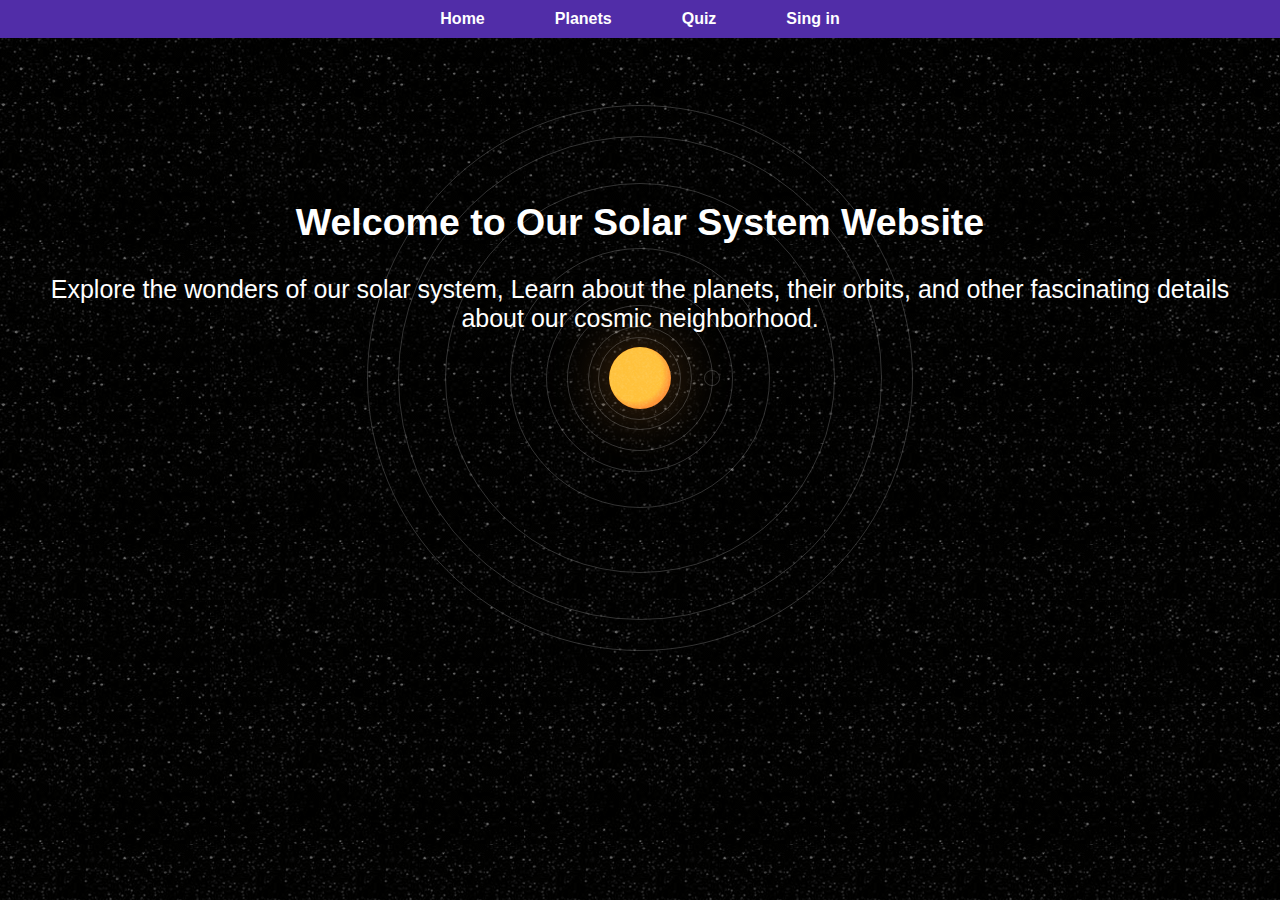
<file: index.html>
<!DOCTYPE html>
<html lang="en">
<head>
    <meta charset="utf-8">
    <title>Webpage Design</title>
    <link rel="stylesheet" href="style.css">
    <script src="index.js" defer=""></script>
</head>
    <body class="opening hide-UI view-2D zoom-large data-close controls-close">
        <nav class="menu" >
            <ul>
                <li><a href="index.html">Home</a></li>
                <li><a href="Planets.html">Planets</a></li>
                <li><a href="quiz.html">Quiz</a></li>
                <li><a href="SignIn.html">Sing in</a></li>    
            </ul>
        </nav> 
        <section class="introduction" >
          <h2>Welcome to Our Solar System Website</h2>
          <p>Explore the wonders of our solar system, Learn about the planets, their orbits, and other fascinating details about our cosmic neighborhood.</p>
      </section>
        <div class="scale-stretched">
          <div id="galaxy">
            <div id="solar-system" class="earth">
              <div id="mercury" class="orbit">
                <div class="pos">
                  <div class="planet">
                    <dl class="infos">
                      <dt>Mercury</dt>
                      <dd><span></span></dd>
                    </dl>
                  </div>
                </div>
              </div>
              <div id="venus" class="orbit">
                <div class="pos">
                  <div class="planet">
                    <dl class="infos">
                      <dt>Venus</dt>
                      <dd><span></span></dd>
                    </dl>
                  </div>
                </div>
              </div>
              <div id="earth" class="orbit">
                <div class="pos">
                  <div class="orbit">
                    <div class="pos">
                      <div class="moon"></div>
                    </div>
                  </div>
                  <div class="planet">
                    <dl class="infos">
                      <dt>Earth</dt>
                      <dd><span></span></dd>
                    </dl>
                  </div>
                </div>
              </div>
              <div id="mars" class="orbit">
                <div class="pos">
                  <div class="planet">
                    <dl class="infos">
                      <dt>Mars</dt>
                      <dd><span></span></dd>
                    </dl>
                  </div>
                </div>
              </div>
              <div id="jupiter" class="orbit">
                <div class="pos">
                  <div class="planet">
                    <dl class="infos">
                      <dt>Jupiter</dt>
                      <dd><span></span></dd>
                    </dl>
                  </div>
                </div>
              </div>
              <div id="saturn" class="orbit">
                <div class="pos">
                  <div class="planet">
                    <div class="ring"></div>
                    <dl class="infos">
                      <dt>Saturn</dt>
                      <dd><span></span></dd>
                    </dl>
                  </div>
                </div>
              </div>
              <div id="uranus" class="orbit">
                <div class="pos">
                  <div class="planet">
                    <dl class="infos">
                      <dt>Uranus</dt>
                      <dd><span></span></dd>
                    </dl>
                  </div>
                </div>
              </div>
              <div id="neptune" class="orbit">
                <div class="pos">
                  <div class="planet">
                    <dl class="infos">
                      <dt>Neptune</dt>
                      <dd><span></span></dd>
                    </dl>
                  </div>
                </div>
              </div>
              <div id="sun">
                <dl class="infos">
                  <dt>Sun</dt>
                  <dd><span></span></dd>
                </dl>
              </div>
            </div>
          </div>
        </div>
      </body>
</html>
</file>
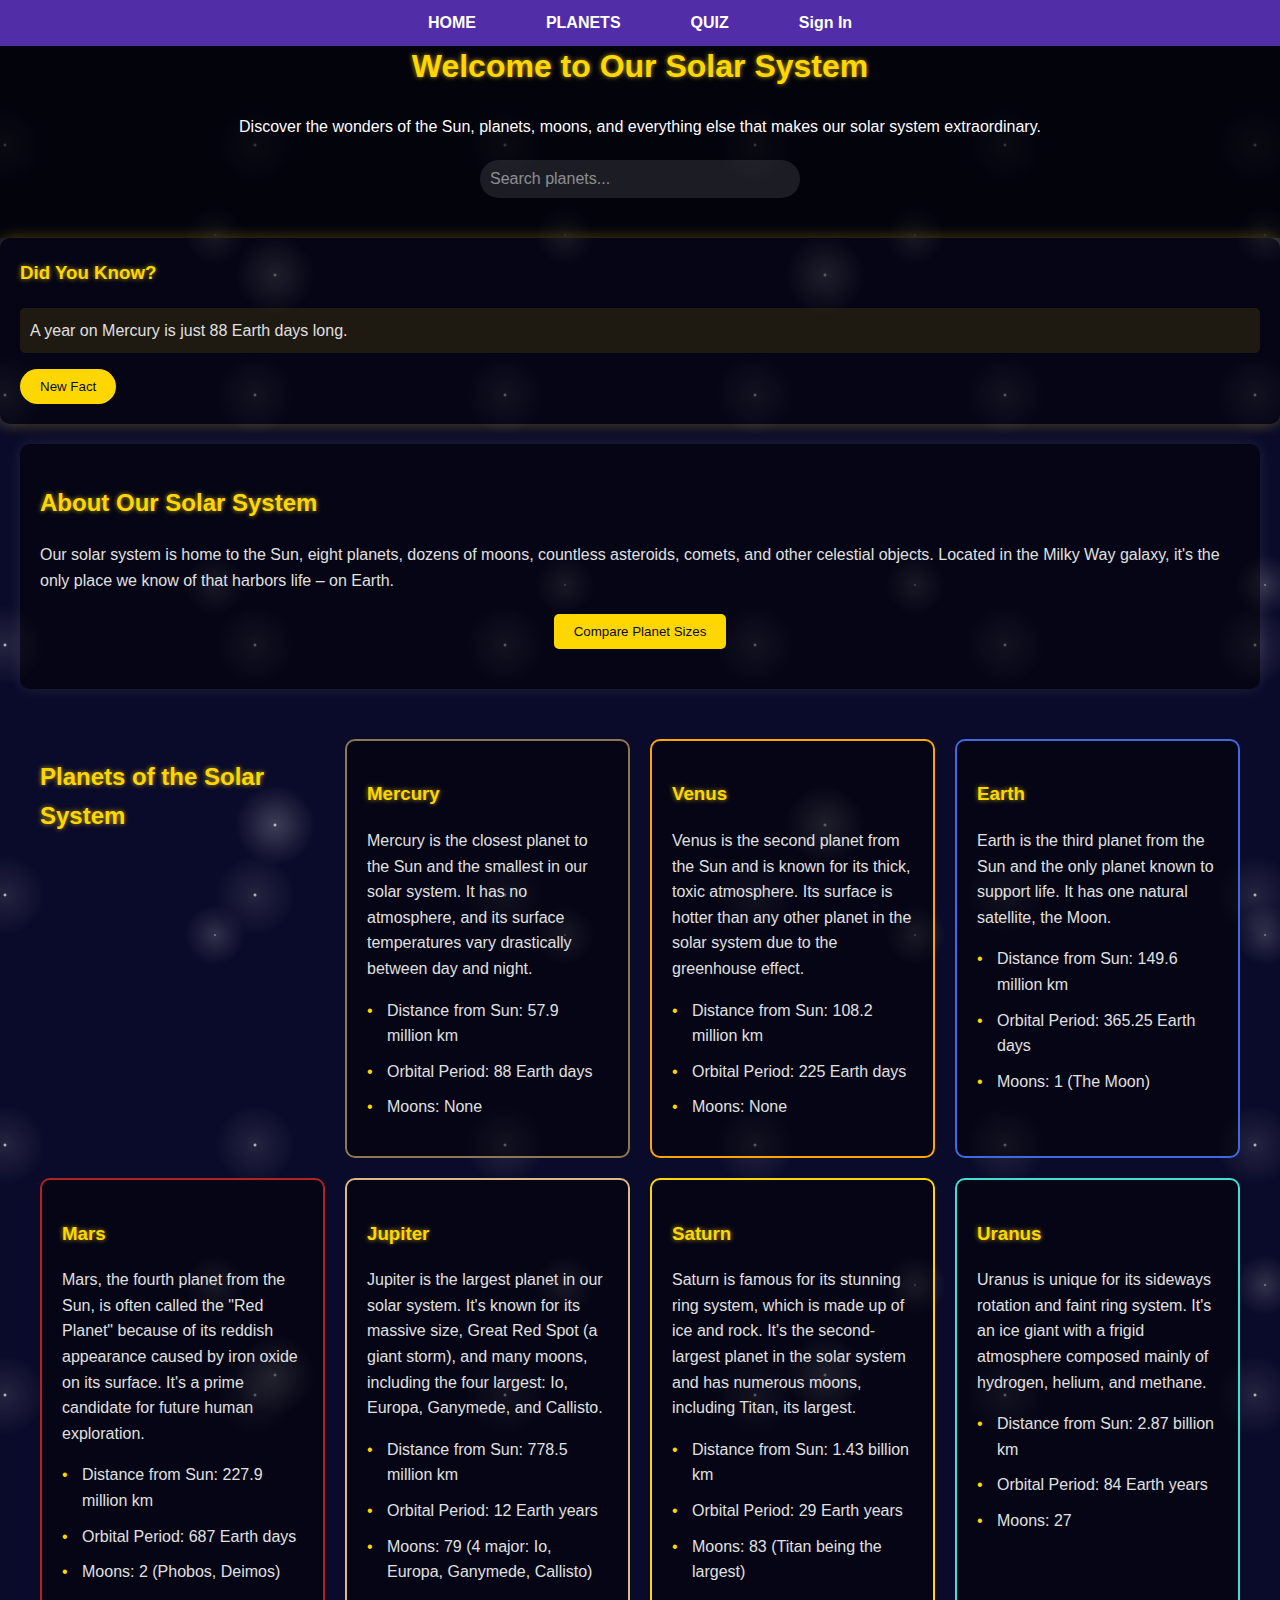
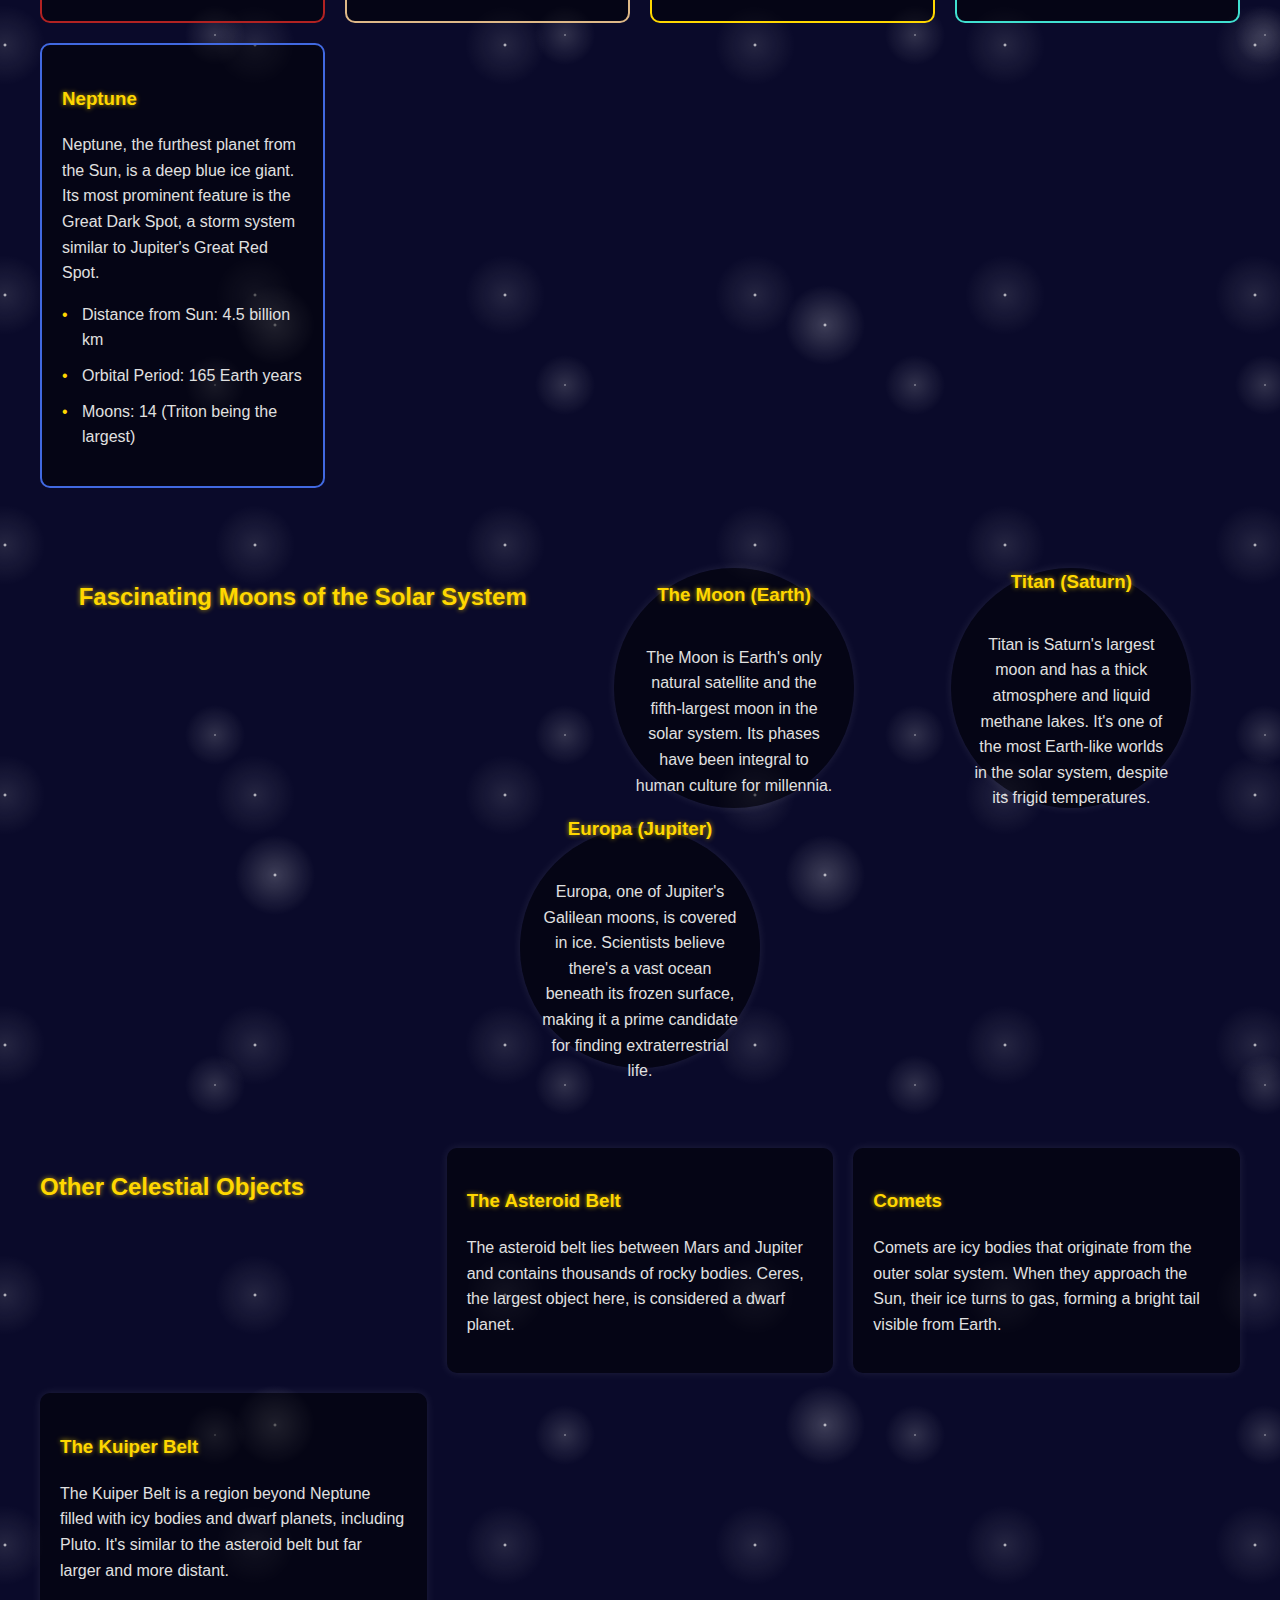
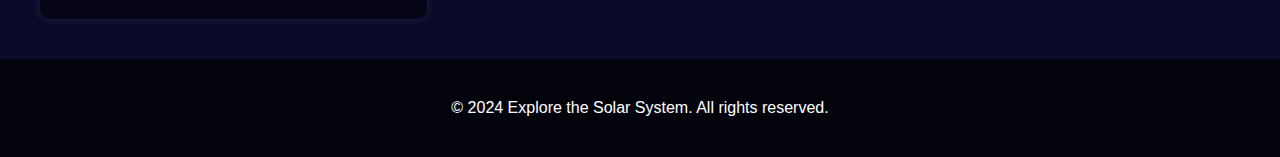
<file: quiz.html>
<!DOCTYPE html>
<html lang="en">
<head>
    <meta charset="UTF-8">
    <meta name="viewport" content="width=device-width, initial-scale=1.0">
    <title>Explore the Solar System</title>
    <link rel="stylesheet" href="quiz.css">
    <script src="quiz.js" defer></script>
</head>
<body>
    <div class="menu">
        <ul>
            <li><a href="index.html">HOME</a></li>
            <li><a href="Planets.html">PLANETS</a></li>
            <li><a href="quiz.html">QUIZ</a></li>
            <li><a href="SignIn.html">Sign In</a></li>
        </ul>
    </div>
</div> 
    <!-- Header Section -->
    <header class="header">
      <h1>Welcome to Our Solar System</h1>
      <p>Discover the wonders of the Sun, planets, moons, and everything else that makes our solar system extraordinary.</p>
    </header>

    <!-- Solar System Overview Section -->
    <section class="solar-system-overview">
      <h2>About Our Solar System</h2>
      <p>Our solar system is home to the Sun, eight planets, dozens of moons, countless asteroids, comets, and other celestial objects. Located in the Milky Way galaxy, it's the only place we know of that harbors life – on Earth.</p>
    </section>

    <!-- Planets Section -->
    <section class="planets">
      <h2>Planets of the Solar System</h2>

      <!-- Mercury -->
      <article class="planet mercury">
        <h3>Mercury</h3>
        <p>Mercury is the closest planet to the Sun and the smallest in our solar system. It has no atmosphere, and its surface temperatures vary drastically between day and night.</p>
        <ul>
          <li>Distance from Sun: 57.9 million km</li>
          <li>Orbital Period: 88 Earth days</li>
          <li>Moons: None</li>
        </ul>
      </article>

      <!-- Venus -->
      <article class="planet venus">
        <h3>Venus</h3>
        <p>Venus is the second planet from the Sun and is known for its thick, toxic atmosphere. Its surface is hotter than any other planet in the solar system due to the greenhouse effect.</p>
        <ul>
          <li>Distance from Sun: 108.2 million km</li>
          <li>Orbital Period: 225 Earth days</li>
          <li>Moons: None</li>
        </ul>
      </article>

      <!-- Earth -->
      <article class="planet earth">
        <h3>Earth</h3>
        <p>Earth is the third planet from the Sun and the only planet known to support life. It has one natural satellite, the Moon.</p>
        <ul>
          <li>Distance from Sun: 149.6 million km</li>
          <li>Orbital Period: 365.25 Earth days</li>
          <li>Moons: 1 (The Moon)</li>
        </ul>
      </article>

      <!-- Mars -->
      <article class="planet mars">
        <h3>Mars</h3>
        <p>Mars, the fourth planet from the Sun, is often called the "Red Planet" because of its reddish appearance caused by iron oxide on its surface. It's a prime candidate for future human exploration.</p>
        <ul>
          <li>Distance from Sun: 227.9 million km</li>
          <li>Orbital Period: 687 Earth days</li>
          <li>Moons: 2 (Phobos, Deimos)</li>
        </ul>
      </article>

      <!-- Jupiter -->
      <article class="planet jupiter">
        <h3>Jupiter</h3>
        <p>Jupiter is the largest planet in our solar system. It's known for its massive size, Great Red Spot (a giant storm), and many moons, including the four largest: Io, Europa, Ganymede, and Callisto.</p>
        <ul>
          <li>Distance from Sun: 778.5 million km</li>
          <li>Orbital Period: 12 Earth years</li>
          <li>Moons: 79 (4 major: Io, Europa, Ganymede, Callisto)</li>
        </ul>
      </article>

      <!-- Saturn -->
      <article class="planet saturn">
        <h3>Saturn</h3>
        <p>Saturn is famous for its stunning ring system, which is made up of ice and rock. It's the second-largest planet in the solar system and has numerous moons, including Titan, its largest.</p>
        <ul>
          <li>Distance from Sun: 1.43 billion km</li>
          <li>Orbital Period: 29 Earth years</li>
          <li>Moons: 83 (Titan being the largest)</li>
        </ul>
      </article>

      <!-- Uranus -->
      <article class="planet uranus">
        <h3>Uranus</h3>
        <p>Uranus is unique for its sideways rotation and faint ring system. It's an ice giant with a frigid atmosphere composed mainly of hydrogen, helium, and methane.</p>
        <ul>
          <li>Distance from Sun: 2.87 billion km</li>
          <li>Orbital Period: 84 Earth years</li>
          <li>Moons: 27</li>
        </ul>
      </article>

      <!-- Neptune -->
      <article class="planet neptune">
        <h3>Neptune</h3>
        <p>Neptune, the furthest planet from the Sun, is a deep blue ice giant. Its most prominent feature is the Great Dark Spot, a storm system similar to Jupiter's Great Red Spot.</p>
        <ul>
          <li>Distance from Sun: 4.5 billion km</li>
          <li>Orbital Period: 165 Earth years</li>
          <li>Moons: 14 (Triton being the largest)</li>
        </ul>
      </article>
    </section>

    <!-- Moons Section -->
    <section class="moons">
      <h2>Fascinating Moons of the Solar System</h2>

      <!-- Earth's Moon -->
      <article class="moon earth-moon">
        <h3>The Moon (Earth)</h3>
        <p>The Moon is Earth's only natural satellite and the fifth-largest moon in the solar system. Its phases have been integral to human culture for millennia.</p>
      </article>

      <!-- Titan (Saturn) -->
      <article class="moon titan">
        <h3>Titan (Saturn)</h3>
        <p>Titan is Saturn's largest moon and has a thick atmosphere and liquid methane lakes. It's one of the most Earth-like worlds in the solar system, despite its frigid temperatures.</p>
      </article>

      <!-- Europa (Jupiter) -->
      <article class="moon europa">
        <h3>Europa (Jupiter)</h3>
        <p>Europa, one of Jupiter's Galilean moons, is covered in ice. Scientists believe there's a vast ocean beneath its frozen surface, making it a prime candidate for finding extraterrestrial life.</p>
      </article>
    </section>

    <!-- Other Solar System Objects Section -->
    <section class="solar-system-objects">
      <h2>Other Celestial Objects</h2>

      <!-- Asteroid Belt -->
      <article class="asteroid-belt">
        <h3>The Asteroid Belt</h3>
        <p>The asteroid belt lies between Mars and Jupiter and contains thousands of rocky bodies. Ceres, the largest object here, is considered a dwarf planet.</p>
      </article>

      <!-- Comets -->
      <article class="comets">
        <h3>Comets</h3>
        <p>Comets are icy bodies that originate from the outer solar system. When they approach the Sun, their ice turns to gas, forming a bright tail visible from Earth.</p>
      </article>

      <!-- Kuiper Belt -->
      <article class="kuiper-belt">
        <h3>The Kuiper Belt</h3>
        <p>The Kuiper Belt is a region beyond Neptune filled with icy bodies and dwarf planets, including Pluto. It's similar to the asteroid belt but far larger and more distant.</p>
      </article>
    </section>

    <!-- Footer Section -->
    <footer class="footer">
      <p>&copy; 2024 Explore the Solar System. All rights reserved.</p>
    </footer>
</body>
</html>
</file>
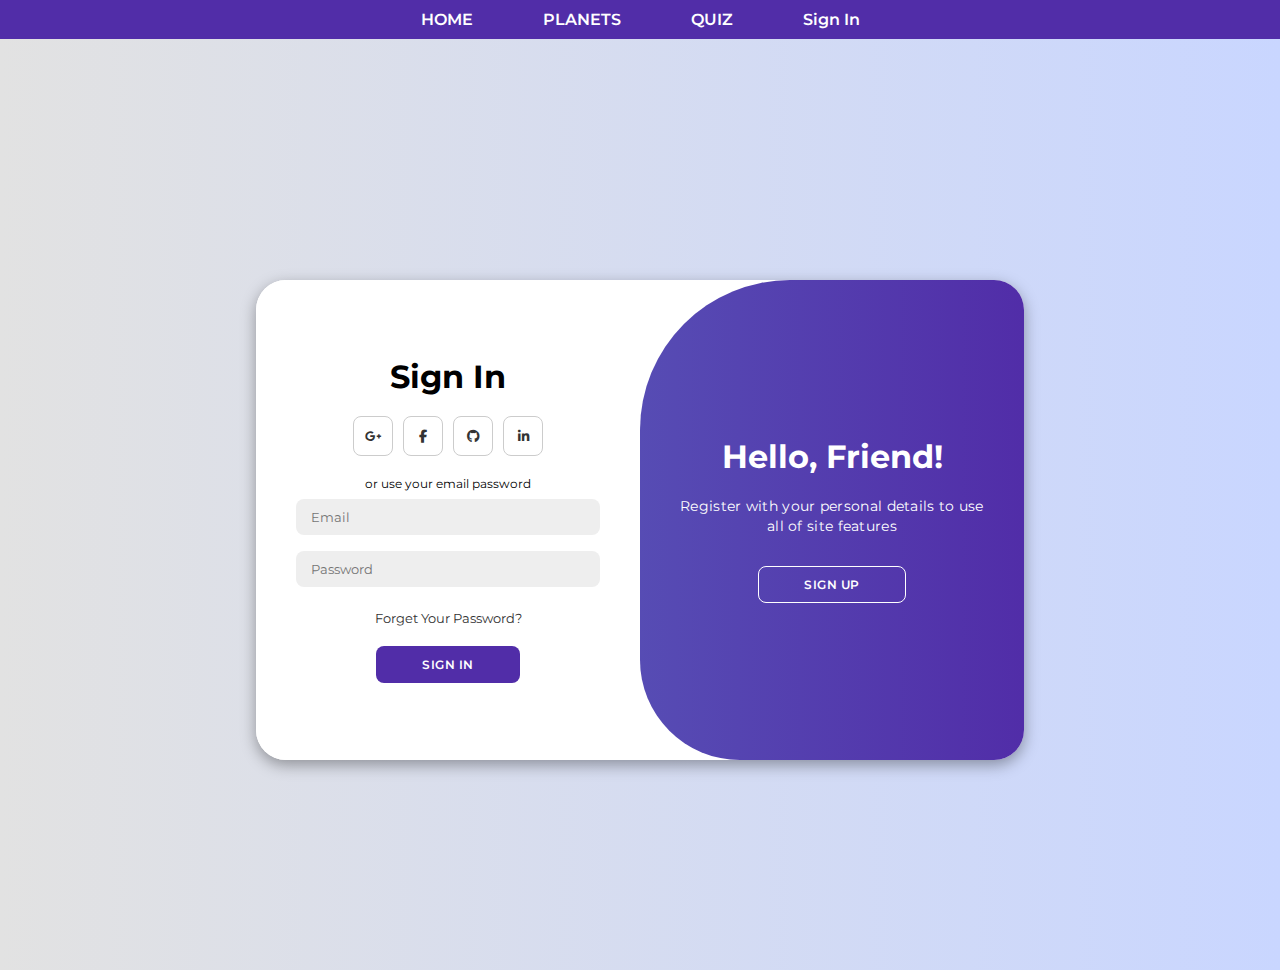
<file: SignIn.html>
<!DOCTYPE html>
<html lang="en">

<head>
    <meta charset="UTF-8">
    <meta name="viewport" content="width=device-width, initial-scale=1.0">
    <link rel="stylesheet" href="https://cdnjs.cloudflare.com/ajax/libs/font-awesome/6.4.2/css/all.min.css">
    <link rel="stylesheet" href="SignIn.css">
    <title>Login Page</title>
</head>

<body>
    <div class="menu">
        <ul>
            <li><a href="index.html">HOME</a></li>
            <li><a href="Planets.html">PLANETS</a></li>
            <li><a href="quiz.html">QUIZ</a></li>
            <li><a href="SignIn.html">Sign In</a></li>
        </ul>
    </div>
    <div class="container" id="container">
        <div class="form-container sign-up">
            <form>
                <h1>Create Account</h1>
                <div class="social-icons">
                    <a href="#" class="icon" title="Google Plus"><i class="fa-brands fa-google-plus-g"></i></a>
                    <a href="#" class="icon" title="Facebook"><i class="fa-brands fa-facebook-f"></i></a>
                    <a href="#" class="icon" title="GitHub"><i class="fa-brands fa-github"></i></a>
                    <a href="#" class="icon" title="LinkedIn"><i class="fa-brands fa-linkedin-in"></i></a>
                </div>
                <span>or use your email for registeration</span>

                <input type="text" placeholder="Name">
                <input type="email" placeholder="Email">
                <input type="password" placeholder="Password">
                <button type="button">Sign Up</button>
            </form>
        </div>
        <div class="form-container sign-in">
            <form>
                <h1>Sign In</h1>
                <div class="social-icons">
                    <a href="#" class="icon" title="Google Plus"><i class="fa-brands fa-google-plus-g"></i></a>
                    <a href="#" class="icon" title="Facebook"><i class="fa-brands fa-facebook-f"></i></a>
                    <a href="#" class="icon" title="GitHub"><i class="fa-brands fa-github"></i></a>
                    <a href="#" class="icon" title="LinkedIn"><i class="fa-brands fa-linkedin-in"></i></a>
                </div>
                <span>or use your email password</span>
                <input type="email" placeholder="Email">
                <input type="password" placeholder="Password">
                <a href="#">Forget Your Password?</a>
                <button type="button">Sign In</button>
            </form>
        </div>
        <div class="toggle-container">
            <div class="toggle">
                <div class="toggle-panel toggle-left">
                    <h1>Welcome Back!</h1>
                    <p>Enter your personal details to use all of site features</p>
                    <button type="button" class="hidden" id="login">Sign In</button>
                </div>
                <div class="toggle-panel toggle-right">
                    <h1>Hello, Friend!</h1>
                    <p>Register with your personal details to use all of site features</p>
                    <button type="button" class="hidden" id="register">Sign Up</button>
                </div>
            </div>
        </div>
    </div>

    <script src="SignIn.js"></script>
</body>
</html>
</html>
</file>
<file: style.css>
html, body, div, span, applet, object, iframe, h1, h3, h4, h5, h6, blockquote, pre, a, abbr, acronym, address, big, cite, code, del, dfn, em, img, ins, kbd, q, s, samp, small, strike, strong, sub, sup, tt, var, b, u, i, center, dl, dt, dd, ol, ul, li, fieldset, form, label, legend, table, caption, tbody, tfoot, thead, tr, th, td, article, aside, canvas, details, embed, figure, figcaption, footer, header, hgroup, menu, nav, output, ruby, summary, time, mark, audio, video {
    border: 0;
    font-size: 100%;
    font: inherit;
    vertical-align: baseline;
    margin: 0;
    padding: 0; }

  

  
  blockquote, q {
    quotes: none; }
  
  blockquote:before, blockquote:after, q:before, q:after {
    content: none; }
  
  
  * {
    -moz-box-sizing: border-box;
    box-sizing: border-box;
    box-sizing: border-box; }
  
  body {
    font-size: 10px;
    font-family: 'Open Sans', sans-serif;
 }
  
  #universe {
    z-index: 1;
    position: absolute;
    overflow: hidden;
    width: 100%;
    height: 100%;
    background-position: center 40%;
    background-repeat: no-repeat;
    background-size: cover; }
  
  #galaxy {
    position: relative;
    width: 100%;
    height: 100%;
    perspective: 4000;
    margin: -10 0 0 -10; 
   }
  
  #solar-system {
    position: absolute;
    width: 100%;
    height: 100%;
    transform-style: preserve-3d; }
  
  .orbit {
    position: absolute;
    top: 50%;
    left: 50%;
    border: 1px solid rgba(255, 255, 255, 0.2);
    border-radius: 50%;
    transform-style: preserve-3d;
    animation-name: orbit;
    animation-iteration-count: infinite;
    animation-timing-function: linear; }
  
  .orbit .orbit {
    animation-name: suborbit; }
  
  .pos {
    position: absolute;
    top: 50%;
    width: 2em;
    height: 2em;
    margin-top: -1em;
    margin-left: -1em;
    transform-style: preserve-3d;
    animation-name: invert;
    animation-iteration-count: infinite;
    animation-timing-function: linear; }
  
  #sun, .planet, #earth .moon {
    position: absolute;
    top: 50%;
    left: 50%;
    width: 1em;
    height: 1em;
    margin-top: -0.5em;
    margin-left: -0.5em;
    border-radius: 50%;
    transform-style: preserve-3d; }
  
  #sun {
    background-color: #FB7209;
    background-repeat: no-repeat;
    background-size: cover;
    box-shadow: 0 0 60px rgba(255, 160, 60, 0.4); }
  
  .planet {
    background-color: #202020;
    background-repeat: no-repeat;
    background-size: cover;
    animation-iteration-count: infinite;
    animation-timing-function: linear; }
  
  .ring {
    position: absolute;
    top: 50%;
    left: 50%;
    border-radius: 50%; }
  
  #saturn .ring {
    width: 2em;
    height: 2em;
    margin-top: -1em;
    margin-left: -1em;
    border: 0.3em solid rgba(160, 147, 130, 0.7);
    animation-iteration-count: infinite;
    animation-timing-function: linear; }
  
  #saturn .ring:after {
    border-radius: 50%;
    position: absolute;
    content: '';
    top: 50%;
    left: 50%;
    width: 2.2em;
    height: 2.2em;
    margin-top: -1.1em;
    margin-left: -1.1em;
    border: 0.07em solid rgba(160, 147, 130, 0.5);
    box-sizing: border-box;
    box-sizing: border-box; }
  
  /* --------------------------------------------------------------------------- planets index */
  #mercury {
    z-index: 10; }
  
  #venus {
    z-index: 9; }
  
  #earth {
    z-index: 8; }
  
  #moon {
    z-index: 7; }
  
  #mars {
    z-index: 6; }
  
  #jupiter {
    z-index: 5; }
  
  #saturn {
    z-index: 4; }
  
  #uranus {
    z-index: 3; }
  
  #neptune {
    z-index: 2; }
  
  #sun {
    z-index: 1; }
  
  /* --------------------------------------------------------------------------- animations */
  @keyframes orbit {
    0% {
      transform: rotateZ(0deg); }
  
    100% {
      transform: rotateZ(-360deg); } }
  
  @keyframes suborbit {
    0% {
      transform: rotateX(90deg) rotateZ(0deg); }
  
    100% {
      transform: rotateX(90deg) rotateZ(-360deg); } }
  
  @keyframes invert {
    0% {
      transform: rotateX(-90deg) rotateY(360deg) rotateZ(0deg); }
  
    100% {
      transform: rotateX(-90deg) rotateY(0deg) rotateZ(0deg); } }
  
  /* --------------------------------------------------------------------------- opening */
  .view-3D .opening #sun,
  .view-3D .opening .orbit,
  .view-3D .opening .pos,
  .view-3D .opening .planet,
  .view-3D .opening .satelite,
  .view-3D .opening .ring {
    transition-duration: 4s; }
  
  #universe.opening #sun {
    box-shadow: 0 0 0 rgba(255, 160, 60, 0); }
  
  /* --------------------------------------------------------------------------- 2D view */
  .view-2D.zoom-large #sun {
    transform-style: flat; }
  
  .view-2D.zoom-large .orbit {
    transform-style: flat; }
  
  .view-2D #sun,
  .view-2D .ring {
    transform: rotateX(0deg); }
  
  .view-2D .planet,
  .view-2D .moon {
    transform: rotateX(90deg); }
  
  /* --------------------------------------------------------------------------- 3D view */
  .view-3D.zoom-large #sun {
    transform-style: preserve-3d; }
  
  .view-3D.zoom-large .orbit {
    transform-style: preserve-3d; }
  
  .view-3D #solar-system {
    transform: rotateX(75deg); }
  
  .view-3D #sun {
    transform: rotateX(-90deg); }
  
  .view-3D .ring {
    transform: rotateX(90deg); }
  
  .view-3D .planet,
  .view-3D .moon {
    transform: rotateX(0deg); }
  
  /* --------------------------------------------------------------------------- large zoom */
  .zoom-large #solar-system {
    width: 100%; }
  
  .zoom-large.view-2D .scale-stretched #solar-system {
    font-size: 26%; }
  
  .zoom-large.view-3D .scale-stretched #solar-system {
    font-size: 62%; }
  
  .zoom-large.view-2D .scale-d #solar-system {
    font-size: 22%; }
  
  .zoom-large.view-3D .scale-d #solar-system {
    font-size: 48%; }
  
  .zoom-large.view-2D .scale-s #solar-system {
    font-size: 7%; }
  
  .zoom-large.view-3D .scale-s #solar-system {
    font-size: 14%; }
  
  /* --------------------------------------------------------------------------- close zoom */
  .zoom-close #solar-system {
    width: 200%;
    font-size: 100%; }
  
  .zoom-close .scale-stretched #solar-system {
    margin-left: -100%; }
  
  .zoom-close .scale-d #solar-system {
    margin-left: -106%; }
  
  .zoom-close.view-2D .scale-d #solar-system {
    font-size: 84%; }
  
  .zoom-close.view-3D .scale-d #solar-system {
    font-size: 84%; }
  
  .zoom-close .scale-s #solar-system {
    margin-left: -145%; }
  
  .zoom-close.view-2D .scale-s #solar-system {
    font-size: 40%; }
  
  .zoom-close.view-3D .scale-s #solar-system {
    font-size: 40%; }
  
  .zoom-close .orbit,
  .zoom-close .pos,
  .zoom-close .planet,
  .zoom-close .satelite,
  .zoom-close .ring {
    animation-play-state: paused!important;
    animation-duration: 0s!important;
    animation: none!important; }
  
  .zoom-close.view-2D .planet,
  .zoom-close.view-2D .moon {
    transform: rotateX(0deg); }
  
  .zoom-close.view-3D .planet {
    transform: rotateX(-90deg); }
  
  .zoom-close.view-3D .moon {
    transform: rotateX(90deg); }
  
  .zoom-close .pos {
    left: 100%!important;
    top: 50%!important; }
  
  /* --------------------------------------------------------------------------- data */
  /* --------------------------------------------------------------------------- speed */
  /* sideral years */
  #mercury .pos,
  #mercury .planet,
  #mercury.orbit {
    animation-duration: 2.89016s; }
  
  #venus .pos,
  #venus .planet,
  #venus.orbit {
    animation-duration: 7.38237s; }
  
  #earth .pos,
  #earth .planet,
  #earth.orbit {
    animation-duration: 12.00021s; }
  
  #earth .orbit .pos,
  #earth .orbit {
    animation-duration: 0.89764s; }
  
  #mars .pos,
  #mars .planet,
  #mars.orbit {
    animation-duration: 22.57017s; }
  
  #jupiter .pos,
  #jupiter .planet,
  #jupiter.orbit {
    animation-duration: 142.35138s; }
  
  #saturn .pos,
  #saturn .planet,
  #saturn.orbit,
  #saturn .ring {
    animation-duration: 353.36998s; }
  
  #uranus .pos,
  #uranus .planet,
  #uranus.orbit {
    animation-duration: 1008.20215s; }
  
  #neptune .pos,
  #neptune .planet,
  #neptune.orbit {
    animation-duration: 1977.49584s; }
  
  /* --------------------------------------------------------------------------- planets sizes */
  /* --------------------------------------------------------------------------- stretched sizes */
  .scale-stretched #sun {
    font-size: 24em; }
  
  .scale-stretched #mercury .planet {
    font-size: 1.5em; }
  
  .scale-stretched #venus .planet {
    font-size: 3.72em; }
  
  .scale-stretched #earth .planet {
    font-size: 3.92em; }
  
  .scale-stretched #earth .moon {
    font-size: 1.2em; }
  
  .scale-stretched #mars .planet {
    font-size: 2.9em; }
  
  .scale-stretched #jupiter .planet {
    font-size: 12em; }
  
  .scale-stretched #saturn .planet {
    font-size: 10.8em; }
  
  .scale-stretched #uranus .planet {
    font-size: 4.68em; }
  
  .scale-stretched #neptune .planet {
    font-size: 4.9em; }
  
  /* --------------------------------------------------------------------------- scaled sizes */
  /*
  (planets radius * 2) * ratio
  */
  /*$distanceScaleRatio:   0.000075em;*/
  /* --------------------------------------------------------------------------- planets distance scale sizes */
  .scale-d #sun {
    font-size: 41.73048em; }
  
  .scale-d #mercury .planet {
    font-size: 0.14634em; }
  
  .scale-d #venus .planet {
    font-size: 0.36306em; }
  
  .scale-d #earth .planet {
    font-size: 0.38226em; }
  
  .scale-d #earth .moon {
    font-size: 0.08226em; }
  
  .scale-d #mars .planet {
    font-size: 0.20334em; }
  
  .scale-d #jupiter .planet {
    font-size: 4.19466em; }
  
  .scale-d #saturn .planet {
    font-size: 3.49392em; }
  
  .scale-d #uranus .planet {
    font-size: 1.52172em; }
  
  .scale-d #neptune .planet {
    font-size: 1.47732em; }
  
  /* --------------------------------------------------------------------------- planet size scale sizes */
  .scale-s #sun {
    font-size: 417.3048em; }
  
  .scale-s #mercury .planet {
    font-size: 1.4634em; }
  
  .scale-s #venus .planet {
    font-size: 3.6306em; }
  
  .scale-s #earth .planet {
    font-size: 3.8226em; }
  
  .scale-s #earth .moon {
    font-size: 0.8226em; }
  
  .scale-s #mars .planet {
    font-size: 2.0334em; }
  
  .scale-s #jupiter .planet {
    font-size: 41.9466em; }
  
  .scale-s #saturn .planet {
    font-size: 34.9392em; }
  
  .scale-s #uranus .planet {
    font-size: 15.2172em; }
  
  .scale-s #neptune .planet {
    font-size: 14.7732em; }
  
  /* --------------------------------------------------------------------------- stretched orbits */
  .scale-stretched #mercury.orbit {
    width: 32em;
    height: 32em;
    margin-top: -16em;
    margin-left: -16em; }
  
  .scale-stretched #venus.orbit {
    width: 40em;
    height: 40em;
    margin-top: -20em;
    margin-left: -20em; }
  
  .scale-stretched #earth.orbit {
    width: 56em;
    height: 56em;
    margin-top: -28em;
    margin-left: -28em; }
  
  .scale-stretched #earth .orbit {
    width: 6em;
    height: 6em;
    margin-top: -3em;
    margin-left: -3em; }
  
  .scale-stretched #mars.orbit {
    width: 72em;
    height: 72em;
    margin-top: -36em;
    margin-left: -36em; }
  
  .scale-stretched #jupiter.orbit {
    width: 100em;
    height: 100em;
    margin-top: -50em;
    margin-left: -50em; }
  
  .scale-stretched #saturn.orbit {
    width: 150em;
    height: 150em;
    margin-top: -75em;
    margin-left: -75em; }
  
  .scale-stretched #uranus.orbit {
    width: 186em;
    height: 186em;
    margin-top: -93em;
    margin-left: -93em; }
  
  .scale-stretched #neptune.orbit {
    width: 210em;
    height: 210em;
    margin-top: -105em;
    margin-left: -105em; }
  
  /* --------------------------------------------------------------------------- scaled orbits */
  /* --------------------------------------------------------------------------- distance scale orbits */
  .scale-d #mercury.orbit {
    width: 44.74176em;
    height: 44.74176em;
    margin-top: -22.37088em;
    margin-left: -22.37088em; }
  
  .scale-d #venus.orbit {
    width: 47.35737em;
    height: 47.35737em;
    margin-top: -23.67869em;
    margin-left: -23.67869em; }
  
  .scale-d #earth.orbit {
    width: 49.50959em;
    height: 49.50959em;
    margin-top: -24.75479em;
    margin-left: -24.75479em; }
  
  .scale-d #mars.orbit {
    width: 53.58356em;
    height: 53.58356em;
    margin-top: -26.79178em;
    margin-left: -26.79178em; }
  
  .scale-d #jupiter.orbit {
    width: 82.2042em;
    height: 82.2042em;
    margin-top: -41.1021em;
    margin-left: -41.1021em; }
  
  .scale-d #saturn.orbit {
    width: 115.91713em;
    height: 115.91713em;
    margin-top: -57.95857em;
    margin-left: -57.95857em; }
  
  .scale-d #uranus.orbit {
    width: 191.00471em;
    height: 191.00471em;
    margin-top: -95.50235em;
    margin-left: -95.50235em; }
  
  .scale-d #neptune.orbit {
    width: 275.64709em;
    height: 275.64709em;
    margin-top: -137.82355em;
    margin-left: -137.82355em; }
  
  /* Moon */
  .scale-d #earth .orbit {
    width: 1em;
    height: 1em;
    margin-top: -0.5em;
    margin-left: -0.5em; }
  
  /* --------------------------------------------------------------------------- size scale orbits */
  .scale-s #mercury.orbit {
    width: 441.3048em;
    height: 441.3048em;
    margin-top: -220.6524em;
    margin-left: -220.6524em; }
  
  .scale-s #venus.orbit {
    width: 457.3048em;
    height: 457.3048em;
    margin-top: -228.6524em;
    margin-left: -228.6524em; }
  
  .scale-s #earth.orbit {
    width: 473.3048em;
    height: 473.3048em;
    margin-top: -236.6524em;
    margin-left: -236.6524em; }
  
  .scale-s #mars.orbit {
    width: 489.3048em;
    height: 489.3048em;
    margin-top: -244.6524em;
    margin-left: -244.6524em; }
  
  .scale-s #jupiter.orbit {
    width: 561.3048em;
    height: 561.3048em;
    margin-top: -280.6524em;
    margin-left: -280.6524em; }
  
  .scale-s #saturn.orbit {
    width: 705.3048em;
    height: 705.3048em;
    margin-top: -352.6524em;
    margin-left: -352.6524em; }
  
  .scale-s #uranus.orbit {
    width: 817.3048em;
    height: 817.3048em;
    margin-top: -408.6524em;
    margin-left: -408.6524em; }
  
  .scale-s #neptune.orbit {
    width: 881.3048em;
    height: 881.3048em;
    margin-top: -440.6524em;
    margin-left: -440.6524em; }
  
  /* Moon */
  .scale-s #earth .orbit {
    width: 1em;
    height: 1em;
    margin-top: -0.5em;
    margin-left: -0.5em; }
  
  /* --------------------------------------------------------------------------- text infos data */
  /* --------------------------------------------------------------------------- speed */
  .set-speed dl.infos dd span:after {
    content: 'Orbit Velocity'; }
  
  .set-speed #sun dl.infos dd:after {
    content: '0 km/h'; }
  
  .set-speed #mercury dl.infos dd:after {
    content: '170,503 km/h'; }
  
  .set-speed #venus dl.infos dd:after {
    content: '126,074 km/h'; }
  
  .set-speed #earth dl.infos dd:after {
    content: '107,218 km/h'; }
  
  .set-speed #mars dl.infos dd:after {
    content: '86,677 km/h'; }
  
  .set-speed #jupiter dl.infos dd:after {
    content: '47,002 km/h'; }
  
  .set-speed #saturn dl.infos dd:after {
    content: '34,701 km/h'; }
  
  .set-speed #uranus dl.infos dd:after {
    content: '24,477 km/h'; }
  
  .set-speed #neptune dl.infos dd:after {
    content: '19,566 km/h'; }
  
  /* --------------------------------------------------------------------------- size */
  .set-size dl.infos dd span:after {
    content: 'Equatorial Circumference'; }
  
  .set-size #sun dl.infos dd:after {
    content: '4,370,005 km'; }
  
  .set-size #mercury dl.infos dd:after {
    content: '15,329 km'; }
  
  .set-size #venus dl.infos dd:after {
    content: '38,024 km'; }
  
  .set-size #earth dl.infos dd:after {
    content: '40,030 km'; }
  
  .set-size #mars dl.infos dd:after {
    content: '21,296 km'; }
  
  .set-size #jupiter dl.infos dd:after {
    content: '439,263 km'; }
  
  .set-size #saturn dl.infos dd:after {
    content: '365,882 km'; }
  
  .set-size #uranus dl.infos dd:after {
    content: '159,354 km'; }
  
  .set-size #neptune dl.infos dd:after {
    content: '154,704 km'; }
  
  /* --------------------------------------------------------------------------- distance */
  .set-distance dl.infos dd span:after {
    content: 'From Sun'; }
  
  .set-distance #sun dl.infos dd span:after {
    content: 'From Earth'; }
  
  .set-distance #sun dl.infos dd:after {
    content: '149,598,262 km'; }
  
  .set-distance #mercury dl.infos dd:after {
    content: '57,909,227 km'; }
  
  .set-distance #venus dl.infos dd:after {
    content: '108,209,475 km'; }
  
  .set-distance #earth dl.infos dd:after {
    content: '149,598,262 km'; }
  
  .set-distance #mars dl.infos dd:after {
    content: '227,943,824 km'; }
  
  .set-distance #jupiter dl.infos dd:after {
    content: '778,340,821 km'; }
  
  .set-distance #saturn dl.infos dd:after {
    content: '1,426,666,422 km'; }
  
  .set-distance #uranus dl.infos dd:after {
    content: '2,870,658,186 km'; }
  
  .set-distance #neptune dl.infos dd:after {
    content: '4,498,396,441 km'; }
  
  /* --------------------------------------------------------------------------- planets starting position and lighting effect */
  /* --------------------------------------------------------------------------- mercury ; pos: Top */
  #mercury .pos {
    left: 50%;
    top: -1%; }
  
  #mercury .planet {
    animation-name: shadow-mercury; }
  
  @keyframes shadow-mercury {
    0% {
      box-shadow: inset 0 0 1px rgba(0, 0, 0, 0.5);
      /* TOP */ }
  
    25% {
      box-shadow: inset 4px 0 2px rgba(0, 0, 0, 0.5);
      /* LEFT */ }
  
    50% {
      box-shadow: inset 13px -5px 4px rgba(0, 0, 0, 0.5);
      /* BOTTOM */ }
  
    50.01% {
      box-shadow: inset -13px -5px 4px rgba(0, 0, 0, 0.5);
      /* BOTTOM */ }
  
    75% {
      box-shadow: inset -4px 0 2px rgba(0, 0, 0, 0.5);
      /* RIGHT */ }
  
    100% {
      box-shadow: inset 0 0 1px rgba(0, 0, 0, 0.5);
      /* TOP */ } }
  
  .scaled.view-2D #mercury .planet,
  .scaled.view-3D #mercury .planet {
    box-shadow: inset -4px 0 2px rgba(0, 0, 0, 0.5);
    /* RIGHT */ }
  
  /* --------------------------------------------------------------------------- venus ; pos: Left */
  #venus .pos {
    left: 0;
    top: 50%; }
  
  #venus .planet {
    animation-name: shadow-venus; }
  
  @keyframes shadow-venus {
    0% {
      box-shadow: inset 4px 0 2px rgba(0, 0, 0, 0.5);
      /* LEFT */ }
  
    25% {
      box-shadow: inset 22px -20px 10px rgba(0, 0, 0, 0.5);
      /* BOTTOM */ }
  
    25.5% {
      box-shadow: inset -22px -20px 10px rgba(0, 0, 0, 0.5);
      /* BOTTOM */ }
  
    50% {
      box-shadow: inset -4px 0 2px rgba(0, 0, 0, 0.5);
      /* RIGHT */ }
  
    75% {
      box-shadow: inset 0 0 1px rgba(0, 0, 0, 0.5);
      /* TOP */ }
  
    100% {
      box-shadow: inset 4px 0 2px rgba(0, 0, 0, 0.5);
      /* LEFT */ } }
  
  .scaled.view-2D #venus .planet,
  .scaled.view-3D #venus .planet {
    box-shadow: inset -4px 0 2px rgba(0, 0, 0, 0.5);
    /* RIGHT */ }
  
  /* --------------------------------------------------------------------------- earth ; pos: Right */
  #earth .pos {
    left: 100%;
    top: 50%; }
  
  #earth .planet {
    animation-name: shadow-earth; }
  
  @keyframes shadow-earth {
    0% {
      box-shadow: inset -4px 0 2px rgba(0, 0, 0, 0.5);
      /* RIGHT */ }
  
    25% {
      box-shadow: inset 0 0 1px rgba(0, 0, 0, 0.5);
      /* TOP */ }
  
    50% {
      box-shadow: inset 4px 0 2px rgba(0, 0, 0, 0.5);
      /* LEFT */ }
  
    75% {
      box-shadow: inset 24px -20px 15px rgba(0, 0, 0, 0.5);
      /* BOTTOM */ }
  
    75.01% {
      box-shadow: inset -24px -20px 15px rgba(0, 0, 0, 0.5);
      /* BOTTOM */ }
  
    100% {
      box-shadow: inset -4px 0 2px rgba(0, 0, 0, 0.5);
      /* RIGHT */ } }
  
  .scaled.view-2D #earth .planet,
  .scaled.view-3D #earth .planet {
    box-shadow: inset -4px 0 2px rgba(0, 0, 0, 0.5);
    /* RIGHT */ }
  
  /* --------------------------------------------------------------------------- moon */
  #earth .orbit .pos {
    left: 100%;
    top: 50%; }
  
  /* --------------------------------------------------------------------------- mars ; pos: Bottom */
  #mars .pos {
    left: 50%;
    top: 100%; }
  
  #mars .planet {
    animation-name: shadow-mars; }
  
  @keyframes shadow-mars {
    0% {
      box-shadow: inset -18px -10px 10px rgba(0, 0, 0, 0.5);
      /* BOTTOM */ }
  
    25% {
      box-shadow: inset -4px 0 2px rgba(0, 0, 0, 0.5);
      /* RIGHT */ }
  
    50% {
      box-shadow: inset 0 1px 1px rgba(0, 0, 0, 0.5);
      /* TOP */ }
  
    75% {
      box-shadow: inset 4px 0 2px rgba(0, 0, 0, 0.5);
      /* LEFT */ }
  
    99.99% {
      box-shadow: inset 18px -10px 10px rgba(0, 0, 0, 0.5);
      /* BOTTOM */ }
  
    100% {
      box-shadow: inset -18px -10px 10px rgba(0, 0, 0, 0.5);
      /* BOTTOM */ } }
  
  .scaled.view-2D #mars .planet,
  .scaled.view-3D #mars .planet {
    box-shadow: inset -4px 0 2px rgba(0, 0, 0, 0.5);
    /* RIGHT */ }
  
  /* --------------------------------------------------------------------------- jupiter ; pos: Right */
  #jupiter .pos {
    left: 100%;
    top: 50%; }
  
  #jupiter .planet {
    animation-name: shadow-jupiter; }
  
  @keyframes shadow-jupiter {
    0% {
      box-shadow: inset -16px 0 5px rgba(0, 0, 0, 0.5);
      /* RIGHT */ }
  
    25% {
      box-shadow: inset 0 3px 2px rgba(0, 0, 0, 0.5);
      /* TOP */ }
  
    50% {
      box-shadow: inset 16px 0 5px rgba(0, 0, 0, 0.5);
      /* LEFT */ }
  
    75% {
      box-shadow: inset 94px -30px 40px rgba(0, 0, 0, 0.5);
      /* BOTTOM */ }
  
    75.01% {
      box-shadow: inset -94px -30px 40px rgba(0, 0, 0, 0.5);
      /* BOTTOM */ }
  
    100% {
      box-shadow: inset -16px 0 5px rgba(0, 0, 0, 0.5);
      /* RIGHT */ } }
  
  .scaled.view-2D #jupiter .planet,
  .scaled.view-3D #jupiter .planet {
    box-shadow: inset -16px 0 5px rgba(0, 0, 0, 0.5);
    /* RIGHT */ }
  
  /* --------------------------------------------------------------------------- saturn ; pos: Left */
  #saturn .pos {
    left: 0%;
    top: 50%; }
  
  #saturn .planet {
    animation-name: shadow-saturn; }
  
  @keyframes shadow-saturn {
    0% {
      box-shadow: inset 16px 0 5px rgba(0, 0, 0, 0.5);
      /* LEFT */ }
  
    25% {
      box-shadow: inset 80px -30px 50px rgba(0, 0, 0, 0.5);
      /* BOTTOM */ }
  
    25.01% {
      box-shadow: inset -94px -30px 40px rgba(0, 0, 0, 0.5);
      /* BOTTOM */ }
  
    50% {
      box-shadow: inset -16px 0 5px rgba(0, 0, 0, 0.5);
      /* RIGHT */ }
  
    75% {
      box-shadow: inset -2px 3px 2px rgba(0, 0, 0, 0.5);
      /* TOP */ }
  
    100% {
      box-shadow: inset 16px 0 5px rgba(0, 0, 0, 0.5);
      /* LEFT */ } }
  
  .scaled.view-2D #saturn .planet,
  .scaled.view-3D #saturn .planet {
    box-shadow: inset -16px 0 5px rgba(0, 0, 0, 0.5);
    /* RIGHT */ }
  
  /* --------------------------------------------------------------------------- saturn ring */
  /*
  
  #saturn .ring           { animation-name:     shadow-saturn-ring; }
  
  @keyframes 
  shadow-saturn-ring{ 0%   { box-shadow: inset -16px  0      4px   rgba(20, 40, 50, 0.45); opacity: .4; }
                    25%    { box-shadow: inset -5px   -30px   12px  rgba(20, 40, 50, 0.3);  opacity: 1; }
                    25.01% { box-shadow: inset 5px    -30px   12px  rgba(20, 40, 50, 0.3);  opacity: 1; }
                    50%    { box-shadow: inset 16px   0      4px   rgba(20, 40, 50, 0.45);  opacity: .4; }
                    75%    { box-shadow: inset 0      30px  50px  rgba(20, 40, 50, 0);  opacity: .3; }
                    100%   { box-shadow: inset -16px  0      4px   rgba(20, 40, 50, 0.45);  opacity: .4; }
                  }
  
  .scaled.view-2D #saturn .ring,
  .scaled.view-3D #saturn .ring { box-shadow: inset 16px   0      4px   rgba(20, 40, 50, 0.6); }
  
  */
  /* --------------------------------------------------------------------------- uranus ; pos: Left */
  #uranus .pos {
    left: 0;
    top: 50%; }
  
  #uranus .planet {
    animation-name: shadow-uranus; }
  
  @keyframes shadow-uranus {
    0% {
      box-shadow: inset 8px 0 5px rgba(0, 0, 0, 0.5);
      /* LEFT */ }
  
    25% {
      box-shadow: inset 40px -15px 40px rgba(0, 0, 0, 0.5);
      /* BOTTOM */ }
  
    25.01% {
      box-shadow: inset -40px -15px 40px rgba(0, 0, 0, 0.5);
      /* BOTTOM */ }
  
    50% {
      box-shadow: inset -8px 0 5px rgba(0, 0, 0, 0.5);
      /* RIGHT */ }
  
    75% {
      box-shadow: inset 0 0 2px rgba(0, 0, 0, 0.5);
      /* TOP */ }
  
    100% {
      box-shadow: inset 8px 0 5px rgba(0, 0, 0, 0.5);
      /* LEFT */ } }
  
  .scaled.view-2D #uranus .planet,
  .scaled.view-3D #uranus .planet {
    box-shadow: inset -8px 0 5px rgba(0, 0, 0, 0.5);
    /* RIGHT */ }
  
  /* --------------------------------------------------------------------------- neptune ; pos: Top */
  #neptune .pos {
    left: 50%;
    top: 0; }
  
  #neptune .planet {
    animation-name: shadow-neptune; }
  
  @keyframes shadow-neptune {
    0% {
      box-shadow: inset 0 0 2px rgba(0, 0, 0, 0.5);
      /* TOP */ }
  
    25% {
      box-shadow: inset 12px 0 5px rgba(0, 0, 0, 0.5);
      /* LEFT */ }
  
    50% {
      box-shadow: inset 50px -15px 40px rgba(0, 0, 0, 0.5);
      /* BOTTOM */ }
  
    50.01% {
      box-shadow: inset -50px -15px 40px rgba(0, 0, 0, 0.5);
      /* BOTTOM */ }
  
    75% {
      box-shadow: inset -12px 0 5px rgba(0, 0, 0, 0.5);
      /* RIGHT */ }
  
    100% {
      box-shadow: inset 0 0 2px rgba(0, 0, 0, 0.5);
      /* TOP */ } }
  
  .scaled.view-2D #neptune .planet,
  .scaled.view-3D #neptune .planet {
    box-shadow: inset -12px 0 5px rgba(0, 0, 0, 0.5);
    /* RIGHT */ }
  
  /* --------------------------------------------------------------------------- DEBUG 
  .pos, 
  .planet, 
  .orbit,
  .ring { animation-duration: 20s!important; }
  
  /* */
  /* --------------------------------------------------------------------------- navigation styles */
  dl.infos {
    position: absolute;
    display: block;
    opacity: 0;
    width: 100%;
    height: 100%;
    margin-top: -90%;
    margin-left: 90%;
    padding-left: 100%;
    transform-origin: 100% 100%;
    transform-style: preserve-3d;
    transform: rotateX(90deg); }
  
  dl.infos:before {
    position: absolute;
    content: '';
    width: 15px;
    height: 30px;
    left: 15px;
    bottom: 0;
    border-top: 1px solid white;
    border-left: 1px solid white;
    transform-style: preserve-3d;
    transform: skew(-45deg, 0deg);
    box-shadow: inset 1px 1px black; }
  
  dl.infos dt {
    position: absolute;
    left: 50px;
    margin-bottom: 26px;
    bottom: 30px;
    color: #FFF;
    font-size: 14px;
    text-shadow: 1px 1px 2px black; }
  
  dl.infos dd:after {
    position: absolute;
    left: 50px;
    bottom: 30px;
    width: 300px;
    color: #FFF;
    font-size: 22px;
    text-shadow: 1px 1px 2px black; }
  
  dl.infos dd span:after {
    position: absolute;
    left: 50px;
    bottom: 14px;
    width: 300px;
    color: #FFF;
    font-size: 11px;
    text-shadow: 1px 1px 2px black; }
  
  .sun #sun .infos,
  .mercury #mercury .infos,
  .venus #venus .infos,
  .earth #earth .infos,
  .mars #mars .infos,
  .jupiter #jupiter .infos,
  .saturn #saturn .infos,
  .uranus #uranus .infos,
  .neptune #neptune .infos {
    display: block;
    opacity: 1;
    transform: rotateX(0deg); }
  
  .mercury #mercury.orbit,
  .venus #venus.orbit,
  .earth #earth.orbit,
  .mars #mars.orbit,
  .jupiter #jupiter.orbit,
  .saturn #saturn.orbit,
  .uranus #uranus.orbit,
  .neptune #neptune.orbit {
    border: 1px solid rgba(255, 255, 255, 0.8); }
  
  .hide-UI h1,
  .hide-UI #data,
  .hide-UI dl.infos,
  .hide-UI #controls {
    opacity: 0!important;
    margin-top: -30px; }
  
  .hide-UI #data {
    margin-bottom: -30px; }
  
  .hide-UI .orbit {
    border: 1px solid rgba(255, 255, 255, 0.2) !important; }
  
  h1 {
    width: 100%;
    font-weight: 600;
    font-size: 14px;
    text-align: center;
    color: rgba(255, 255, 255, 0.8); }
  
  h1 span, #navbar h1 a {
    display: inline;
    position: relative;
    padding: 0;
    font-weight: 300;
    font-size: 14px;
    text-align: center;
    color: rgba(255, 255, 255, 0.5); }
  
  
  #navbar, #controls, #data {
    background: rgba(0, 0, 0, 0.4); }
  
  #navbar {
    z-index: 99;
    position: absolute;
    top: 0;
    left: 0;
    padding: 16px;
    width: 100%;
    height: 48px; }
  
  #navbar a, #data a, #controls label {
    color: rgba(255, 255, 255, 0.6);
    display: block;
    position: relative;
    text-decoration: none; }
  
  #navbar a:hover, #data a:hover, #controls label:hover {
    color: #FFF; }
  
  #data a.active {
    color: #0CF; }
  
  #navbar a {
    position: absolute;
    top: 0;
    height: 48px;
    padding: 16px;
    font-size: 14px; }
  
  #toggle-data {
    left: 0; }
  
  #toggle-controls {
    right: 0; }
  
  #data, #controls {
    z-index: 99;
    position: fixed;
    opacity: 1;
    top: 49px;
    padding: 16px; }
  
  .data-close #data {
    left: -100%; }
  
  .data-open #data {
    left: 0px; }
  
  .controls-close #controls {
    right: -100%; }
  
  .controls-open #controls {
    right: 0px; }
  
  #data a {
    margin-bottom: 1px;
    padding: 6px 10px;
    font-size: 18px; }
  
  #controls label {
    opacity: .6;
    height: 24px;
    margin-bottom: 28px; }
  
  #controls label:hover {
    opacity: 1; }
  
  #controls label:before {
    position: absolute;
    display: block;
    width: 20px;
    height: 20px;
    margin-top: 3px;
    text-align: center;
    color: #FFF;
    z-index: 99; }
  
  #controls label span {
    display: block;
    margin-left: 36px;
    padding-top: 4px;
    font-size: 18px;
    color: #FFF; }
  
  #controls input {
    display: block;
    appearance: none; }
  
  #controls input[type="radio"]:before {
    content: '';
    display: block;
    position: absolute;
    width: 22px;
    height: 22px;
    border: 2px solid #FFF;
    border-radius: 16px; }
  
  #controls input:checked[type="radio"]:after {
    content: '';
    display: block;
    top: 3px;
    margin-left: 3px;
    position: absolute;
    width: 20px;
    height: 20px;
    border-radius: 10px;
    background: #FFF;
    z-index: 99; }
  
  #controls input[type="checkbox"]:before {
    content: '';
    display: block;
    position: absolute;
    width: 100px;
    height: 22px;
    border: 2px solid #FFF;
    border-radius: 16px; }
  
  #controls input[type="checkbox"]:after {
    content: '';
    display: block;
    top: 3px;
    position: absolute;
    width: 20px;
    height: 20px;
    border-radius: 10px;
    background: #FFF;
    z-index: 99; }
  
  #controls label.set-view:before {
    font: bold small-caps 11px/20px sans-serif; }
  
  .view-3D #controls label.set-view:before {
    content: '2D';
    margin-left: 82px; }
  
  .view-2D #controls label.set-view:before {
    content: '3D';
    margin-left: 7px; }
  
  .view-3D #controls .set-view input:after {
    margin-left: 3px; }
  
  .view-2D #controls .set-view input:after {
    margin-left: 81px; }
  
  #controls label.set-zoom:before {
    font: normal small-caps 18px/14px sans-serif; }
  
  .zoom-large #controls label.set-zoom:before {
    content: '+';
    margin-left: 82px; }
  
  .zoom-close #controls label.set-zoom:before {
    content: '-';
    margin-left: 7px; }
  
  .zoom-large #controls .set-zoom input:after {
    margin-left: 3px; }
  
  .zoom-close #controls .set-zoom input:after {
    margin-left: 81px; }
  
  /* --------------------------------------------------------------------------- transitions */
  .pos {
    transition-property: top, left; }
  
  #solar-system, .orbit,
  .planet,
  .satelite,
  .ring {
    transition-property: width, height, top, left, margin-left, margin-top, webkit-transform; }
  
  #sun, .icon {
    transition-property: width, height, webkit-transform; }
  
  #solar-system,
  #sun,
  .orbit,
  .pos,
  .planet,
  .satelite,
  .ring,
  .infos,
  .icon {
    transition-duration: .8s;
    transition-timing-function: ease-in-out; }
  
  #solar-system,
  #sun,
  .planet,
  .satelite,
  .ring {
    transition-delay: 0s; }
  
  .pos {
    transition-delay: 1s; }
  
  .opening #solar-system,
  .opening #sun,
  .opening .orbit,
  .opening .pos,
  .opening .planet,
  .opening .satelite,
  .opening .ring,
  .opening .infos,
  .opening h1,
  .opening #data,
  .opening dl.infos,
  .opening #controls {
    transition-duration: 0s;
    transition-delay: 0s; }
  
  .opening .pos {
    transition-delay: 0s; }
  
  h1, #data, #controls {
    transition-property: opacity, margin;
    transition-duration: .8s;
    transition-timing-function: ease-in-out; }
  
  h1 {
    transition-delay: .35s; }
  
  #data {
    transition-delay: .7s; }
  
  #controls {
    transition-delay: 1s; }
  
  /* --------------------------------------------------------------------------- images */
  body {
    background-image: url([data-uri]); }
  
  #universe {
    background-image: url([data-uri]);} 
  
  #sun {
    background-image: url([data-uri]); }
  
  #mercury .planet {
    background-image: url([data-uri]); }
  
  #venus .planet {
    background-image: url([data-uri]); }
  
  #earth .planet {
    background-image: url([data-uri]); }
  
  #earth .moon {
    background-color: white; }
  
  #mars .planet {
    background-image: url([data-uri]); }
  
  #jupiter .planet {
    background-image: url([data-uri]); }
  
  #saturn .planet {
    background-image: url([data-uri]); }
  
  #uranus .planet {
    background-image: url([data-uri]); }
  
  #neptune .planet {
    background-image: url([data-uri]); }
  
  /* --------------------------------------------------------------------------- responsive styles */
  @media screen and (max-width: 299px) {
    #universe {
      font-size: 20%; } }
  @media screen and (min-width: 300px) {
    #universe {
      font-size: 24%; } }
  @media screen and (min-width: 500px) {
    #universe {
      font-size: 36%; } }
  @media screen and (min-width: 600px) {
    #universe {
      font-size: 44%; } }
  @media screen and (min-width: 760px) {
    #universe {
      font-size: 58%; } }
  @media screen and (min-width: 1000px) {
    #universe {
      font-size: 73%; }
  
    #navbar, #controls, #data {
      background: transparent; }
  
    #navbar a {
      display: none; }
  
    h1 {
      font-size: 22px;
      margin-top: 8px; }
  
    #controls {
      padding-right: 32px;
      top: 12px; }
  
    #data {
      position: fixed;
      top: inherit;
      bottom: 0;
      width: 100%;
      text-align: center; }
  
    #data a {
      display: inline-block;
      text-align: center;
      font-size: 20px;
      padding: 15px 15px; }
  
    .data-open #data, .data-close #data {
      left: 0px; }
  
    .controls-open #controls, .controls-close #controls {
      right: 0px; } }
  @media screen and (min-width: 1300px) {
    #universe {
      font-size: 100%; } }
  
      .menu {
        width: 100%;
        background-color: #512da8;
        padding: 10px 0;
        position: fixed;
        top: 0;
        left: 0;
        z-index: 1000;
        
    }
    
    .menu ul {
        list-style: none;
        display: flex;
        justify-content: center;
        padding: 0;
        margin: 0;
    }
    
    .menu li {
        margin: 0 20px;
    }
    
    .menu a {
        color: white;
        text-decoration: none;
        font-size: 16px;
        font-weight: 600;
        padding: 10px 15px;
        transition: background-color 0.3s;
    }
    
    .menu a:hover {
        background-color: #5c6bc0;
        border-radius: 5px;
    }
    .introduction{
        color: white;
        padding: 20px;
        margin-top: 150px;
        text-align: center;
        font-size: 25px;
        
    }
</file>
<file: quiz.css>
/* Global Styles */
body {
    font-family: 'Arial', sans-serif;
    line-height: 1.6;
    color: #e0e0e0;
    background-color: #0a0a2a;
    background-image: 
        radial-gradient(white, rgba(255,255,255,.2) 2px, transparent 40px),
        radial-gradient(white, rgba(255,255,255,.15) 1px, transparent 30px),
        radial-gradient(white, rgba(255,255,255,.1) 2px, transparent 40px);
    background-size: 550px 550px, 350px 350px, 250px 250px;
    background-position: 0 0, 40px 60px, 130px 270px;
    margin: 0;
    padding: 0;
    overflow-x: hidden;
    
}

/* Header and Footer */
.header, .footer {
    background-color: rgba(0, 0, 0, 0.7);
    color: #fff;
    text-align: center;
    padding: 20px 0;
}

h1, h2, h3 {
    color: #ffd700;
    text-shadow: 0 0 5px rgba(255, 215, 0, 0.7);
}

/* Main content area */
.solar-system-overview, .planets, .moons, .solar-system-objects {
    max-width: 1200px;
    margin: 20px auto;
    padding: 20px;
}

/* Solar System Overview */
.solar-system-overview {
    background: rgba(0, 0, 0, 0.5);
    border-radius: 10px;
    padding: 20px;
    margin-bottom: 30px;
    box-shadow: 0 0 15px rgba(255, 255, 255, 0.1);
}

/* Planets Section */
.planets {
    display: grid;
    grid-template-columns: repeat(auto-fit, minmax(250px, 1fr));
    gap: 20px;
}

.planet {
    background: rgba(0, 0, 0, 0.5);
    border-radius: 10px;
    padding: 20px;
    transition: transform 0.3s ease, box-shadow 0.3s ease;
    position: relative;
    overflow: hidden;
    cursor: pointer;
}

.planet:hover {
    transform: translateY(-5px);
    box-shadow: 0 5px 15px rgba(255, 255, 255, 0.1);
}

.planet::before {
    content: '';
    position: absolute;
    top: -50%;
    left: -50%;
    width: 200%;
    height: 200%;
    background: radial-gradient(circle, rgba(255,255,255,0.1) 0%, rgba(0,0,0,0) 70%);
    opacity: 0;
    transition: opacity 0.3s ease;
}

.planet:hover::before {
    opacity: 1;
}

/* Planet-specific styles */
.mercury { border: 2px solid #8c7853; }
.venus { border: 2px solid #ffa500; }
.earth { border: 2px solid #4169e1; }
.mars { border: 2px solid #b22222; }
.jupiter { border: 2px solid #deb887; }
.saturn { border: 2px solid #ffd700; }
.uranus { border: 2px solid #40e0d0; }
.neptune { border: 2px solid #4169e1; }

/* Moons Section */
.moons {
    display: flex;
    justify-content: space-around;
    flex-wrap: wrap;
    margin-top: 30px;
}

.moon {
    background: rgba(0, 0, 0, 0.5);
    border-radius: 50%;
    width: 200px;
    height: 200px;
    display: flex;
    flex-direction: column;
    justify-content: center;
    align-items: center;
    text-align: center;
    padding: 20px;
    margin: 10px;
    transition: transform 0.3s ease;
    box-shadow: 0 0 10px rgba(255, 255, 255, 0.1);
}

.moon:hover {
    transform: scale(1.05);
}

/* Other Solar System Objects */
.solar-system-objects {
    display: grid;
    grid-template-columns: repeat(auto-fit, minmax(300px, 1fr));
    gap: 20px;
    margin-top: 30px;
}

.asteroid-belt, .comets, .kuiper-belt {
    background: rgba(0, 0, 0, 0.5);
    border-radius: 10px;
    padding: 20px;
    transition: transform 0.3s ease;
    box-shadow: 0 0 10px rgba(255, 255, 255, 0.1);
}

.asteroid-belt:hover, .comets:hover, .kuiper-belt:hover {
    transform: translateY(-5px);
}

/* Lists within articles */
.planet ul, .moon ul, .asteroid-belt ul, .comets ul, .kuiper-belt ul {
    list-style-type: none;
    padding-left: 0;
}

.planet li, .moon li, .asteroid-belt li, .comets li, .kuiper-belt li {
    margin-bottom: 10px;
    padding-left: 20px;
    position: relative;
}

.planet li::before, .moon li::before, .asteroid-belt li::before, .comets li::before, .kuiper-belt li::before {
    content: '•';
    color: #ffd700;
    position: absolute;
    left: 0;
}

/* Modal Styles */
.modal {
    display: none;
    position: fixed;
    z-index: 1000;
    left: 0;
    top: 0;
    width: 100%;
    height: 100%;
    overflow: auto;
    background-color: rgba(0,0,0,0.8);
}

.modal-content {
    background-color: #0a0a2a;
    margin: 15% auto;
    padding: 20px;
    border: 1px solid #888;
    width: 80%;
    max-width: 600px;
    border-radius: 10px;
    box-shadow: 0 0 20px rgba(255,215,0,0.5);
}

.close {
    color: #aaa;
    float: right;
    font-size: 28px;
    font-weight: bold;
    cursor: pointer;
}

.close:hover,
.close:focus {
    color: #ffd700;
    text-decoration: none;
    cursor: pointer;
}

/* Quiz Styles */
#planet-quiz {
    margin-top: 20px;
}

.quiz-option {
    display: block;
    width: 100%;
    padding: 10px;
    margin: 5px 0;
    background-color: rgba(255, 255, 255, 0.1);
    border: none;
    border-radius: 5px;
    color: #fff;
    cursor: pointer;
    transition: background-color 0.3s ease;
}

.quiz-option:hover {
    background-color: rgba(255, 255, 255, 0.2);
}

.quiz-option.correct {
    background-color: rgba(0, 255, 0, 0.3);
}

.quiz-option.incorrect {
    background-color: rgba(255, 0, 0, 0.3);
}

/* Fun Fact Styles */
#fun-fact {
    margin-top: 20px;
    padding: 10px;
    background-color: rgba(255, 215, 0, 0.1);
    border-radius: 5px;
}

/* Search Input Styles */
.search-input {
    display: block;
    width: 80%;
    max-width: 300px;
    margin: 20px auto;
    padding: 10px;
    border: none;
    border-radius: 20px;
    background-color: rgba(255,255,255,0.1);
    color: #fff;
    font-size: 16px;
}

.search-input::placeholder {
    color: rgba(255,255,255,0.5);
}

/* Fact Box Styles */
.fact-box {
    background-color: rgba(0,0,0,0.5);
    border-radius: 10px;
    padding: 20px;
    margin-bottom: 20px;
    box-shadow: 0 0 15px rgba(255,215,0,0.3);
}

.fact-box h3 {
    margin-top: 0;
}

#new-fact {
    background-color: #ffd700;
    color: #0a0a2a;
    border: none;
    padding: 10px 20px;
    border-radius: 20px;
    cursor: pointer;
    transition: background-color 0.3s ease;
}

#new-fact:hover {
    background-color: #ffec8b;
}

/* Scale Comparison Styles */
#scale-comparison-btn {
    display: block;
    margin: 20px auto;
    padding: 10px 20px;
    background-color: #ffd700;
    color: #0a0a2a;
    border: none;
    border-radius: 5px;
    cursor: pointer;
    transition: background-color 0.3s ease;
}

#scale-comparison-btn:hover {
    background-color: #ffec8b;
}

#scale-comparison {
    text-align: center;
}

.planet-scales {
    display: flex;
    align-items: flex-end;
    justify-content: center;
    height: 150px;
    margin: 20px 0;
}

.planet-scale {
    border-radius: 50%;
    margin: 0 5px;
}

.planet-scale.mercury { background-color: #8c7853; }
.planet-scale.venus { background-color: #ffa500; }
.planet-scale.earth { background-color: #4169e1; }
.planet-scale.mars { background-color: #b22222; }
.planet-scale.jupiter { background-color: #deb887; }
.planet-scale.saturn { background-color: #ffd700; }
.planet-scale.uranus { background-color: #40e0d0; }
.planet-scale.neptune { background-color: #4169e1; }

/* Active Planet Style */
.planet.active {
    transform: scale(1.05);
    box-shadow: 0 0 20px rgba(255,215,0,0.5);
    z-index: 1;
}

/* Responsive Design */
@media (max-width: 768px) {
    .planets, .solar-system-objects {
        grid-template-columns: 1fr;
    }

    .moon {
        width: 150px;
        height: 150px;
    }

    .modal-content {
        width: 95%;
        margin: 10% auto;
    }

    .planet-scales {
        flex-wrap: wrap;
        height: auto;
    }
    
    .planet-scale {
        margin: 5px;
    }
}

/* Accessibility */
@media (prefers-reduced-motion: reduce) {
    .planet, .moon, .asteroid-belt, .comets, .kuiper-belt {
        transition: none;
    }
}
.menu {
    width: 100%;
    background-color: #512da8;
    padding: 10px 0;
    position: fixed;
    top: 0;
    left: 0;
    z-index: 1000;
    
}

.menu ul {
    list-style: none;
    display: flex;
    justify-content: center;
    padding: 0;
    margin: 0;
}

.menu li {
    margin: 0 20px;
}

.menu a {
    color: white;
    text-decoration: none;
    font-size: 16px;
    font-weight: 600;
    padding: 10px 15px;
    transition: background-color 0.3s;
}

.menu a:hover {
    background-color: #5c6bc0;
    border-radius: 5px;
}
</file>
<file: SignIn.css>
@import url('https://fonts.googleapis.com/css2?family=Montserrat:wght@300;400;500;600;700&display=swap');


* {
    margin: 0;
    padding: 0;
    box-sizing: border-box;
    font-family: 'Montserrat', sans-serif;
}

body {
    background-color: #c9d6ff;
    background: linear-gradient(to right, #e2e2e2, #c9d6ff);
    display: flex;
    align-items: center;
    justify-content: center;
    flex-direction: column;
    height: 100vh;
    margin-top: 70px; /* Pour éviter le chevauchement avec le menu */
}

.menu {
    width: 100%;
    background-color: #512da8;
    padding: 10px 0;
    position: fixed;
    top: 0;
    left: 0;
    z-index: 1000;
    
}

.menu ul {
    list-style: none;
    display: flex;
    justify-content: center;
    padding: 0;
    margin: 0;
}

.menu li {
    margin: 0 20px;
}

.menu a {
    color: white;
    text-decoration: none;
    font-size: 16px;
    font-weight: 600;
    padding: 10px 15px;
    transition: background-color 0.3s;
}

.menu a:hover {
    background-color: #5c6bc0;
    border-radius: 5px;
}

.container {
    background-color: #fff;
    border-radius: 30px;
    box-shadow: 0 5px 15px rgba(0, 0, 0, 0.35);
    position: relative;
    overflow: hidden;
    width: 768px;
    max-width: 100%;
    min-height: 480px;
}

.container p {
    font-size: 14px;
    line-height: 20px;
    letter-spacing: 0.3px;
    margin: 20px 0;
}

.container span {
    font-size: 12px;
}

.container a {
    color: #333;
    font-size: 13px;
    text-decoration: none;
    margin: 15px 0 10px;
}

.container button {
    background-color: #512da8;
    color: #fff;
    font-size: 12px;
    padding: 10px 45px;
    border: 1px solid transparent;
    border-radius: 8px;
    font-weight: 600;
    letter-spacing: 0.5px;
    text-transform: uppercase;
    margin-top: 10px;
    cursor: pointer;
}

.container button.hidden {
    background-color: transparent;
    border-color: #fff;
}

.container form {
    background-color: #fff;
    display: flex;
    align-items: center;
    justify-content: center;
    flex-direction: column;
    padding: 0 40px;
    height: 100%;
}

.container input {
    background-color: #eee;
    border: none;
    margin: 8px 0;
    padding: 10px 15px;
    font-size: 13px;
    border-radius: 8px;
    width: 100%;
    outline: none;
}

.form-container {
    position: absolute;
    top: 0;
    height: 100%;
    transition: all 0.6s ease-in-out;
}

.sign-in {
    left: 0;
    width: 50%;
    z-index: 2;
}

.container.active .sign-in {
    transform: translateX(100%);
}

.sign-up {
    left: 0;
    width: 50%;
    opacity: 0;
    z-index: 1;
}

.container.active .sign-up {
    transform: translateX(100%);
    opacity: 1;
    z-index: 5;
    animation: move 0.6s;
}

@keyframes move {
    0%, 49.99% {
        opacity: 0;
        z-index: 1;
    }
    50%, 100% {
        opacity: 1;
        z-index: 5;
    }
}

.social-icons {
    margin: 20px 0;
}

.social-icons a {
    border: 1px solid #ccc;
    border-radius: 20%;
    display: inline-flex;
    justify-content: center;
    align-items: center;
    margin: 0 3px;
    width: 40px;
    height: 40px;
}

.toggle-container {
    position: absolute;
    top: 0;
    left: 50%;
    width: 50%;
    height: 100%;
    overflow: hidden;
    transition: all 0.6s ease-in-out;
    border-radius: 150px 0 0 100px;
    z-index: 1000;
}

.container.active .toggle-container {
    transform: translateX(-100%);
    border-radius: 0 150px 100px 0;
}

.toggle {
    background-color: #512da8;
    height: 100%;
    background: linear-gradient(to right, #5c6bc0, #512da8);
    color: #fff;
    position: relative;
    left: -100%;
    height: 100%;
    width: 200%;
    transform: translateX(0);
    transition: all 0.6s ease-in-out;
}

.container.active .toggle {
    transform: translateX(50%);
}

.toggle-panel {
    position: absolute;
    width: 50%;
    height: 100%;
    display: flex;
    align-items: center;
    justify-content: center;
    flex-direction: column;
    padding: 0 30px;
    text-align: center;
    top: 0;
    transform: translateX(0);
    transition: all 0.6s ease-in-out;
}

.toggle-left {
    transform: translateX(-200%);
}

.container.active .toggle-left {
    transform: translateX(0);
}

.toggle-right {
    right: 0;
    transform: translateX(0);
}

.container.active .toggle-right {
    transform: translateX(200%);
}
</file>
